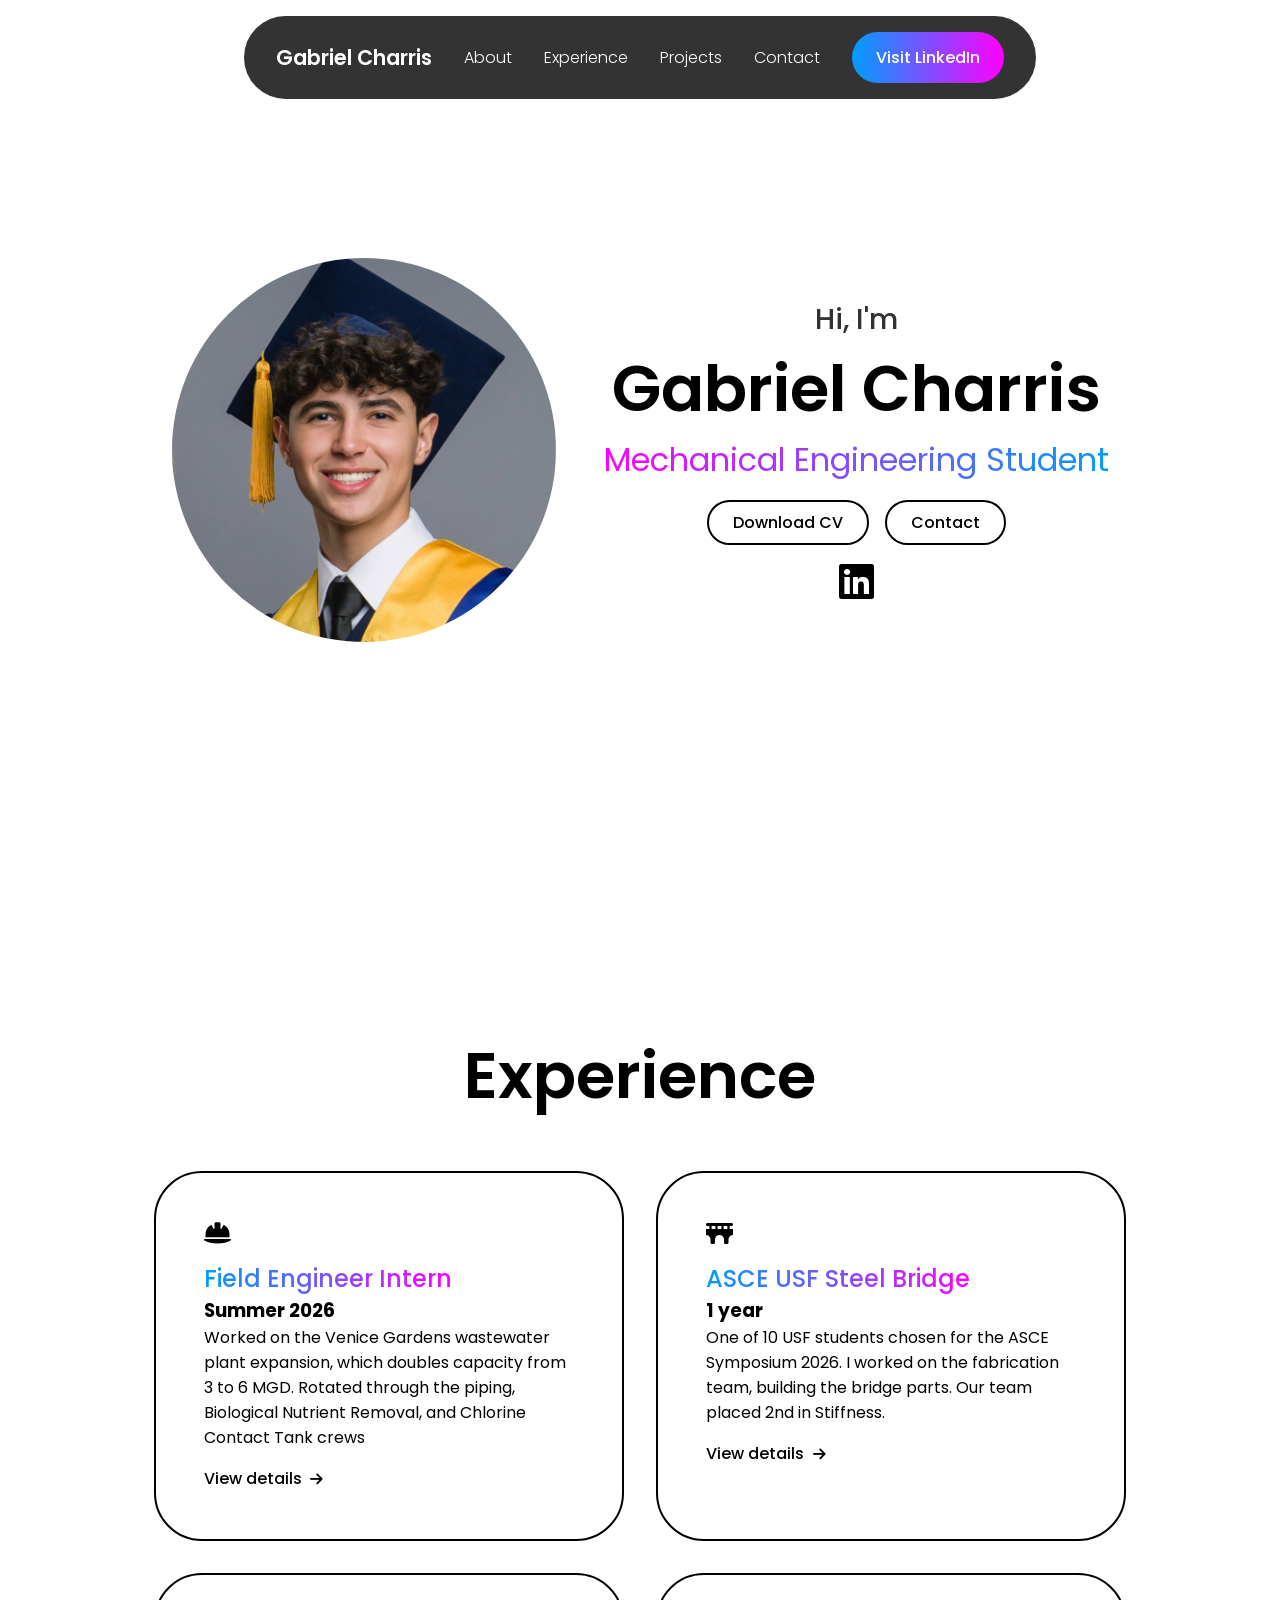
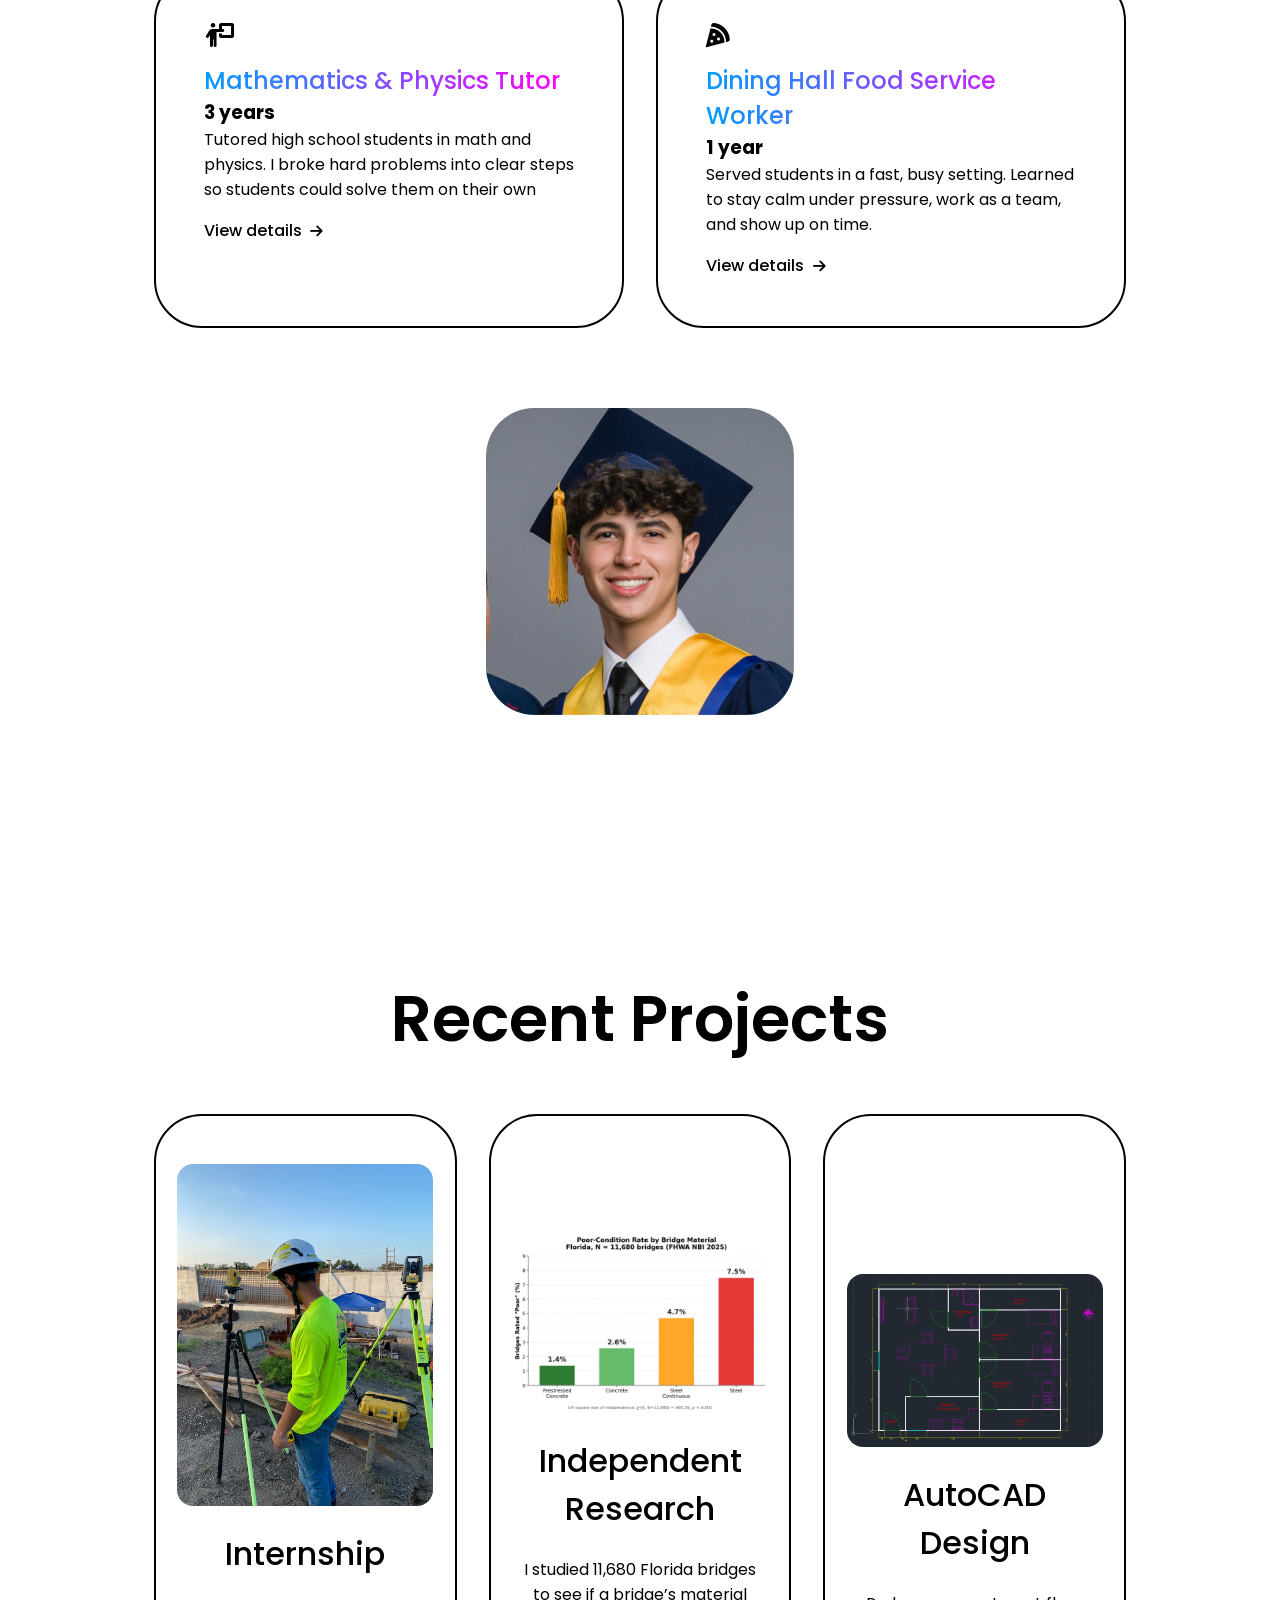
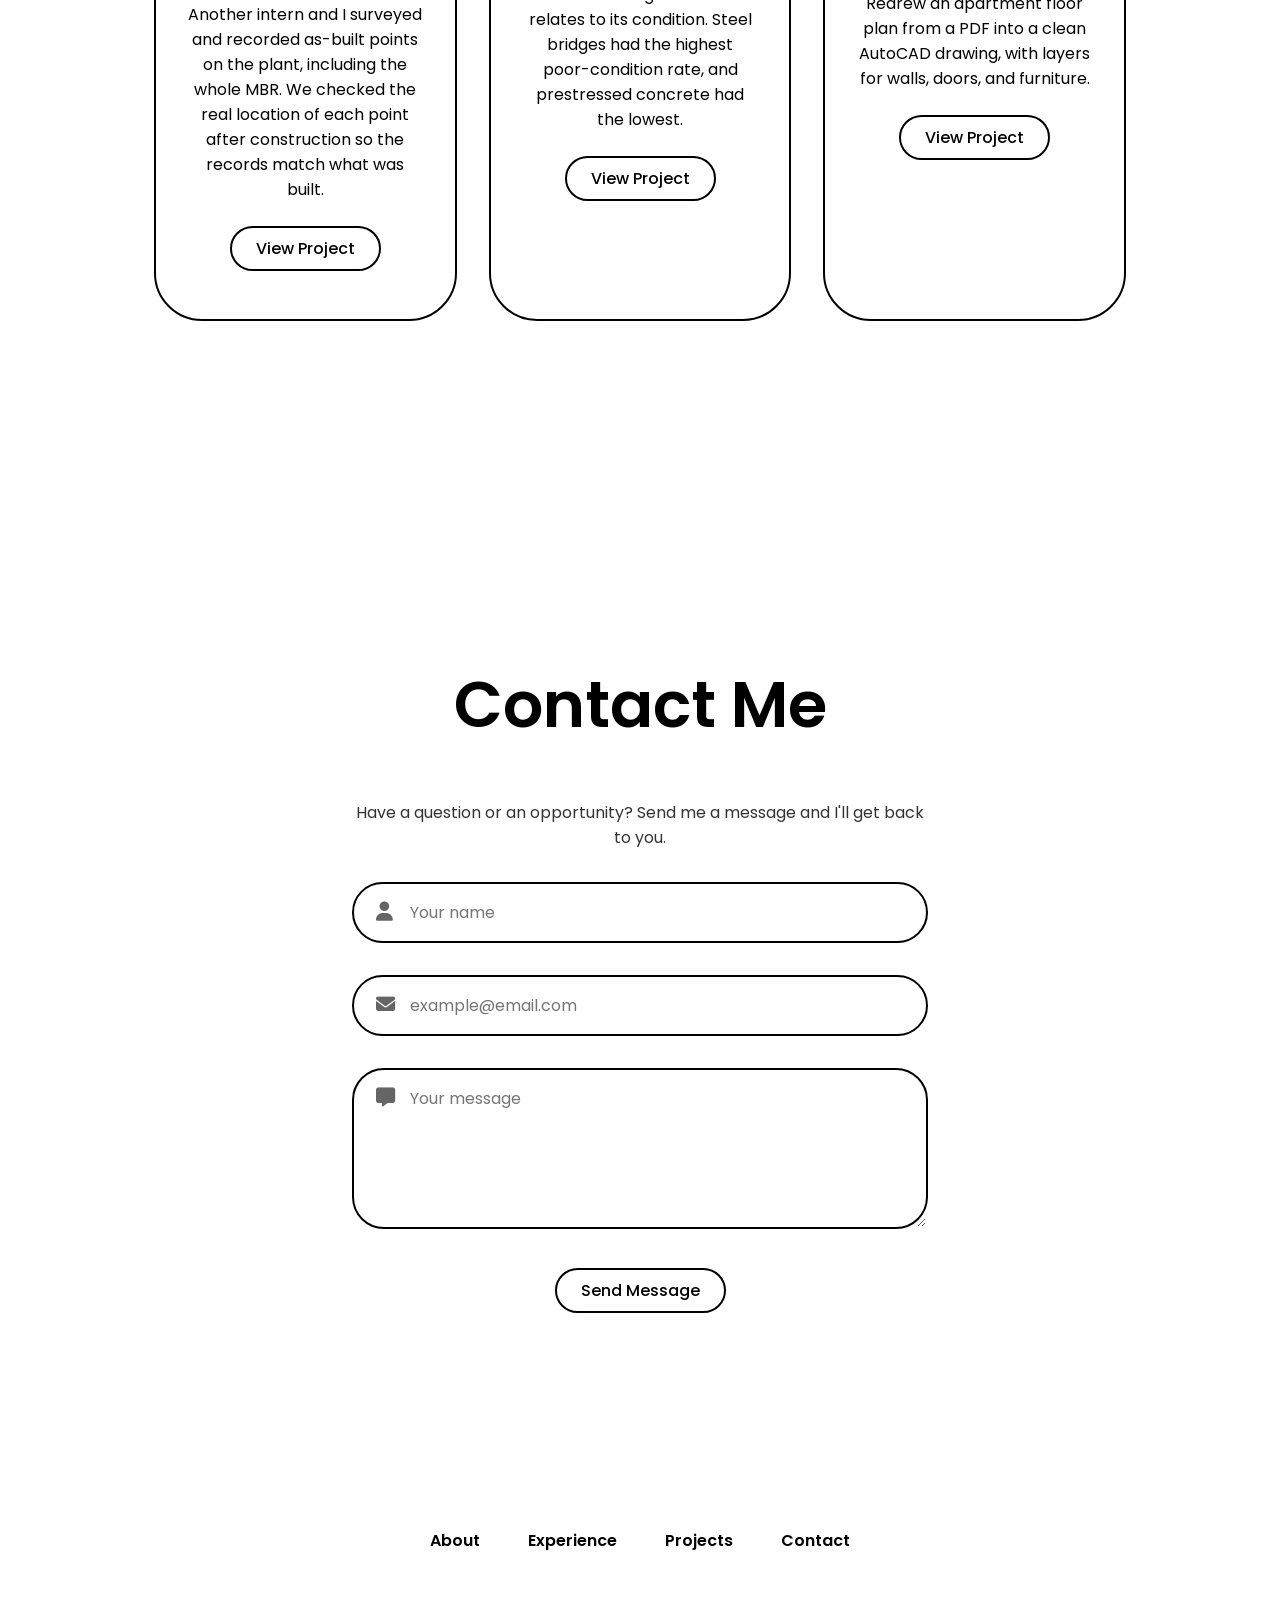
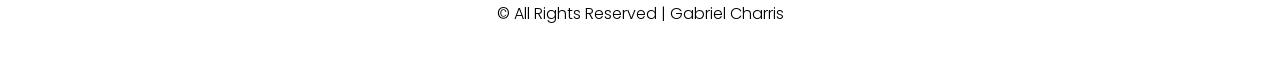
<file: index.html>
<!DOCTYPE html>
<html lang="en">
<head>
    <meta charset="UTF-8">
    <meta name="viewport" content="width=device-width, initial-scale=1.0">
    <title>Gabriel Charris | Portfolio</title>
    <link rel="preconnect" href="https://fonts.googleapis.com">
    <link rel="preconnect" href="https://fonts.gstatic.com" crossorigin>
    <link rel="stylesheet" href="https://fonts.googleapis.com/css2?family=Poppins:wght@300;400;500;600&display=swap">
    <link rel="stylesheet" href="style.css">
    <link rel="stylesheet" href="https://cdnjs.cloudflare.com/ajax/libs/font-awesome/6.6.0/css/all.min.css">
</head>
<body>

    <header class="header">
        <a href="#" class="logo"><span>Gabriel Charris</span></a>

        <ul class="nav-link">
            <li>
                <a href="#about">About</a>
            </li>

             <li>
                <a href="#experience">Experience</a>
            </li>

             <li>
                <a href="#projects">Projects</a>
            </li>

             <li>
                <a href="#contact">Contact</a>
            </li>
        </ul>

        <i class="fa-solid fa-bars" id="menu-icon"></i>

        <a href="https://www.linkedin.com/in/gabriel-charris-537762388/" target="_blank" rel="noopener" class="visit-btn">Visit LinkedIn</a>
    </header>

    <section id="about" class="about">
        <div class="about-container">
           <img src="profile picture.jpg" alt="Gabriel Charris">

            <div class="info-box">

                <div class="text">
                  <h3>Hi, I'm</h3>
                  <h1>Gabriel Charris</h1>
                  <span>Mechanical Engineering Student</span>
                </div>

                <div class="btn-group">
                  <a href="Gabriel_Charris_Resume.pdf" target="_blank" rel="noopener" class="btn">Download CV</a>
                  <a href="#contact" class="btn">Contact</a>
                </div>

                <div class="socials">
                  <a href="https://www.linkedin.com/in/gabriel-charris-537762388/" target="_blank" rel="noopener" aria-label="LinkedIn"><i class="fa-brands fa-linkedin"></i></a>
                </div>

            </div>

        </div>
    </section> 

    <section id="experience" class="experience">

      <h2 class="section-title">Experience</h2>

        <div class="experience-info">

            <div class="grid">
                <a href="field-engineer.html" class="grid-card">
                  <i class="fa-solid fa-helmet-safety"></i>
                  <span>Field Engineer Intern</span>
                  <h3>Summer 2026</h3>
                  <p>Worked on the Venice Gardens wastewater plant expansion, which doubles capacity from 3 to 6 MGD. Rotated through the piping, Biological Nutrient Removal, and Chlorine Contact Tank crews</p>
                  <em class="card-more">View details <i class="fa-solid fa-arrow-right"></i></em>
                </a>

                <a href="steel-bridge.html" class="grid-card">
                  <i class="fa-solid fa-bridge"></i>
                  <span>ASCE USF Steel Bridge</span>
                  <h3>1 year</h3>
                  <p>One of 10 USF students chosen for the ASCE Symposium 2026. I worked on the fabrication team, building the bridge parts. Our team placed 2nd in Stiffness.</p>
                  <em class="card-more">View details <i class="fa-solid fa-arrow-right"></i></em>
                </a>

                <a href="tutoring.html" class="grid-card">
                  <i class="fa-solid fa-person-chalkboard"></i>
                  <span>Mathematics & Physics Tutor</span>
                  <h3>3 years</h3>
                  <p>Tutored high school students in math and physics. I broke hard problems into clear steps so students could solve them on their own</p>
                  <em class="card-more">View details <i class="fa-solid fa-arrow-right"></i></em>
                </a>

                <a href="dining-hall.html" class="grid-card">
                  <i class="fa-solid fa-pizza-slice"></i>
                  <span>Dining Hall Food Service Worker</span>
                  <h3>1 year</h3>
                  <p>Served students in a fast, busy setting. Learned to stay calm under pressure, work as a team, and show up on time.</p>
                  <em class="card-more">View details <i class="fa-solid fa-arrow-right"></i></em>
                </a>

            </div>

          <img src="profile picture.jpg" alt="Gabriel Charris">
        </div>
    </section>

    <section id="projects" class="projects">

      <h2 class="section-title">Recent Projects</h2>


        <div class="projects-grid">

            <div class="project-card">
                <img src="IMG_0999.jpeg" alt="Surveying as-built points at the wastewater plant">
                <h3>Internship</h3>
                <p>Another intern and I surveyed and recorded as-built points on the plant, including the whole MBR. We checked the real location of each point after construction so the records match what was built.</p>
                <div class="btn-group">
                    <a href="internship.html" class="btn">View Project</a>
                </div>
                
            </div>

            <div class="project-card">
                <img src="CHart SHPE.jpg" alt="Chart of Florida bridge condition by material">
                <h3>Independent Research</h3>
                <p>I studied 11,680 Florida bridges to see if a bridge’s material relates to its condition. Steel bridges had the highest poor-condition rate, and prestressed concrete had the lowest.</p>
                <div class="btn-group">
                    <a href="research.html" class="btn">View Project</a>
                </div>
                
            </div>

            <div class="project-card">
                <img src="Screenshot 2026-10-21 220753.png" alt="AutoCAD apartment floor plan">
                <h3>AutoCAD Design</h3>
                <p>Redrew an apartment floor plan from a PDF into a clean AutoCAD drawing, with layers for walls, doors, and furniture.</p>
                <div class="btn-group">
                    <a href="autocad.html" class="btn">View Project</a>
                </div>
            </div>
        </div>
    </section>

    <section class="contact" id="contact">
        <form class="input-box" id="contact-form" action="https://formspree.io/f/xgaaarjg" method="POST">
            <h2 class="section-title">Contact Me</h2>
            <p class="contact-intro">Have a question or an opportunity? Send me a message and I'll get back to you.</p>

            <div class="input">
                <i class="fa-solid fa-user"></i>
                <input type="text" name="name" placeholder="Your name" required>
            </div>

            <div class="input">
                <i class="fa-solid fa-envelope"></i>
                <input type="email" name="email" placeholder="example@email.com" required>
            </div>

            <div class="input">
                <i class="fa-solid fa-message"></i>
                <textarea name="message" rows="5" placeholder="Your message" required></textarea>
            </div>

            <input type="text" name="_gotcha" class="hidden-field" tabindex="-1" autocomplete="off">

            <button type="submit" class="btn">Send Message</button>
            <p class="form-status" id="form-status" role="status"></p>
        </form>
    </section>

    <footer>
        <ul>
            <li>
                <a href="#about">About</a>
            </li>
            <li>
                <a href="#experience">Experience</a>
            </li>
            <li>
                <a href="#projects">Projects</a>
            </li>
            <li>
                <a href="#contact">Contact</a>
            </li>
        </ul>

        <p class="copyright">© All Rights Reserved | Gabriel Charris</p>
    </footer>


    <script src="script.js"></script>
</body>
</html>
</file>
<file: style.css>
*{
    margin: 0;
    padding: 0;
    box-sizing: border-box;
    font-family: 'Poppins';
    text-decoration: none;
    scroll-behavior: smooth;
    list-style: none;
}
body{
    background-color: white;
    color: black;
}

header{
    position: fixed;
    top: 1rem;
    left: 50%;
    transform: translateX(-50%);
    display: flex;
    align-items: center;
    justify-content: center;
    gap: 5rem;
    background-color: rgba(0, 0, 0, 0.8);
    backdrop-filter: blur(8px);
    color:white;
    padding: 0.5rem 1.5rem;
    border-radius: 3rem;
    z-index: 1000;
}
.logo{
    color:white;
    font-size: 1.3rem;
    font-weight: 600;
    text-wrap: nowrap;
    transition: 0.3s ease-in-out;
}
.logo:hover{
    transform: scale(1.1);
}
.nav-link{
    display: flex;
    gap: 2rem;
   
}
li a{
    position: relative;
    color:white;
    font-weight: 300;
}
li a::before{
    position: absolute;
    content: '';
    width: 0;
    left: 0;
    height: 5px;
    top: 25px;
    border-radius: 1rem;
    transition: 0.3s ease-in-out;
    background: linear-gradient(to right, rgb(0,157,255), rgb(255,0,255));
}
li a:hover::before{
    width: 100%;
}
.visit-btn{
    padding: 0.8rem 1.5rem;
    border-radius: 3rem;
    border: none;
    font-weight: 500;
    font-size: 1rem;
    color: white;
    cursor: pointer;
    text-wrap: nowrap;
    transition: 0.3s ease-in-out;
    background: linear-gradient(to right, rgb(0,157,255), rgb(255,0,255));
}
.visit-btn:hover{
    background: linear-gradient(to right, rgb(255,0,255), rgb(0,157,255));
    transform: scale(1.03);
}
#menu-icon{
    font-size: 2rem;
    display: none;
}

section{
    min-height: 100vh;
    padding: 8rem 12%;
    width: 100%;
    position: relative;
}
.about{
    display: flex;
    align-items: center;
    justify-content: center;
}
.about .about-container{
    display: flex;
    align-items: center;
    justify-content: center;
    gap: 10rem;
}
.about img{
    width: 30vw;
    border-radius: 50%;
}
.info-box{
    display: flex;
    flex-direction: column;
    text-align: center;
    align-items: center;
    justify-content: center;
    gap: 1rem;
}
.info-box h3{
    font-size: 1.8rem;
    font-weight: 500;
    opacity: 0.8;
}
.info-box h1{
    font-size: 4rem;
    font-weight: 600;
}
.info-box span{
    background: linear-gradient(to right, rgb(255,0,255), rgb(0,157,255));
    background-clip: text;
    color: transparent;
    font-size: 2rem;
}
.btn-group{
    display: flex;
    gap: 1rem;
}
.btn{
    border-radius: 3rem;
    padding: 0.5rem 1.5rem;
    border:2px solid black;
    color: inherit;
    cursor: pointer;
    font-weight: 500;
    text-wrap: nowrap;
    transition: 0.2s ease-in-out;
}
.btn:hover{
    background-color: black;
    color:white;
}
.socials{
    display: flex;
    gap: 2rem;
}
.socials a{
    color: inherit;
}
.socials i{
    font-size: 2.5rem;
    cursor: pointer;
    transition: 0.2s ease-in-out;
}
.socials i:hover{
    transform: scale(1.1);
}

.section-title{
    text-align: center;
    font-size: 4rem;
    font-weight: 600;
    margin-bottom: 3rem;
}
.experience-info{
    display: flex;
    align-items: center;
    justify-content: center;
    gap: 5rem;
}
.experience img{
    width: 24vw;
    border-radius: 3rem;
}
.grid{
    display: grid;
    grid-template-columns: repeat(2,1fr);
    gap: 2rem;
}
.grid-card{
    border: 2px solid black;   
    border-radius: 3rem;
    padding: 3rem;
    display: flex;
    flex-direction: column;
    align-items: baseline;
    justify-content: left;
    color: inherit;
    cursor: pointer;
    transition: 0.2s ease-in-out;
}
.grid-card:hover{
    transform: scale(1.02);
    background-color: black;
    color:white;
}
.grid-card i{
    font-size: 1.5rem;
    margin-bottom: 1rem;
}
.grid-card span{
    font-size: 1.5rem;
    font-weight: 500;
    background: linear-gradient(to right,rgb(0,157,255), rgb(255,0,255));
    background-clip: text;
    color: transparent;
}
.grid-card .card-more{
    margin-top: 1rem;
    font-style: normal;
    font-weight: 500;
}
.grid-card .card-more i{
    font-size: 0.9rem;
    margin: 0 0 0 0.3rem;
    transition: 0.2s ease-in-out;
}
.grid-card:hover .card-more i{
    transform: translateX(4px);
}
::-webkit-scrollbar{
    width: 20px;
}
::-webkit-scrollbar-track{
    background-color: rgb(219,219,219);
}
::-webkit-scrollbar-thumb{
    background: linear-gradient(to bottom,rgb(0,157,255), rgb(255,0,255));
}
.projects-grid{
    display: grid;
    grid-template-columns: repeat(auto-fit, minmax(300px, 1fr));
    gap: 2rem;
}
.project-card{
    border: 2px solid black;
    border-radius: 3rem;
    padding: 3rem 2rem;
    display: flex;
    flex-direction: column;
    align-items: center;
    justify-content: center;
    text-align: center;
    gap: 1.5rem;
    cursor: pointer;
    transition: 0.3s ease-in-out;
}
.project-card:hover{
    transform: translateY(-10px) scale(1.02);
    background-color: black;
    color:white;
}
.project-card img{
    width: 20vw;
    border-radius: 1rem;
}
.project-card:hover .btn{
    border: 2px solid white;
    color:white;
}
.project-card:hover .btn:hover{
    border: 2px solid white;
    background-color: white;
    color:black;
}
.project-card h3{
    font-size: 2rem;
    font-weight: 500;
}
.input-box{
    display: flex;
    flex-direction: column;
    align-items:center;
    justify-content: center;
    text-align: center;
    gap: 2rem;
    margin-top: 5rem;
}
.contact-intro{
    max-width: 36rem;
    margin-top: -2rem;
    opacity: 0.8;
}
.input{
    position: relative;
    width: 100%;
    max-width: 36rem;
}
.input i{
    position: absolute;
    top: 1.3rem;
    left: 1.5rem;
    font-size: 1.2rem;
    opacity: 0.6;
}
.input input,
.input textarea{
    width: 100%;
    border: 2px solid black;
    border-radius: 2rem;
    padding: 1rem 1.5rem 1rem 3.5rem;
    font-size: 1rem;
    outline: none;
    transition: 0.2s ease-in-out;
}
.input textarea{
    resize: vertical;
    min-height: 10rem;
}
.input input:focus,
.input textarea:focus{
    border-color: rgb(0,157,255);
}
.hidden-field{
    display: none;
}
.input-box button.btn{
    background: none;
    font-size: 1rem;
}
.input-box button.btn:hover{
    background-color: black;
}
.input-box button.btn:disabled{
    opacity: 0.5;
    cursor: wait;
}
.form-status{
    min-height: 1.5rem;
    font-weight: 500;
}
.form-status.success{
    color: rgb(0,140,70);
}
.form-status.error{
    color: rgb(200,30,30);
}

footer{
    bottom: 0;
    left:0;
    height: 10rem;
    width: 100%;
    display: flex;
    flex-direction: column;
    gap: 1rem;
    align-items: center;
    justify-content: center;
}
footer ul{
    display: flex;
    gap: 3rem;
    align-items: center;
}
footer ul li a{
    color:black;
    font-weight: 600;
}
.copyright{
    font-weight: 300;
    margin-top: 2rem;
}
@media(max-width:1280px){
    header{
        padding: 1rem 2rem;
        gap: 2rem;
    }
    .about .about-container{
        gap: 3rem;
    }
    .experience-info{
        flex-direction: column;
    }
}
@media(max-width:768px){
    header{
        gap: 1rem;
        padding: 1rem 1rem;
    }
    header .logo{
        font-size: 1rem;
    }
    header .visit-btn{
        display: none;
    }
    .about-container{
        flex-direction: column;
    }
    .grid{
        grid-template-columns: repeat(1,1fr);
    }
    .experience img{
        width: 70vw;
    }

}
@media(max-width:600px){
    header #menu-icon{
        display: block;
        cursor: pointer;
    }
    .nav-link{
        position: absolute;
        top: 100%;
        left: 0;
        margin-top: 1rem;
        width: 100%;
        padding: 1rem;
        color: white;
        display: flex;
        flex-direction: column;
        text-align: center;
        background-color: rgba(0, 0, 0, 0.9);
        border-radius: 3rem;
        display: none;
    }
    .nav-link li{
        margin-top: 1.5rem;
        padding: 1rem;
    }
    .nav-link.active{
        display: block;
    }
    header{
        width: 90%;
        justify-content: space-between;
        padding: 1rem 1.5rem;
        gap: 1rem;
    }
    header .logo{
        font-size: 1.5rem;
    }
    .about-container img{
        width: 80vw;
    }
    footer ul{
        gap: 1rem;
    }

}
</file>
